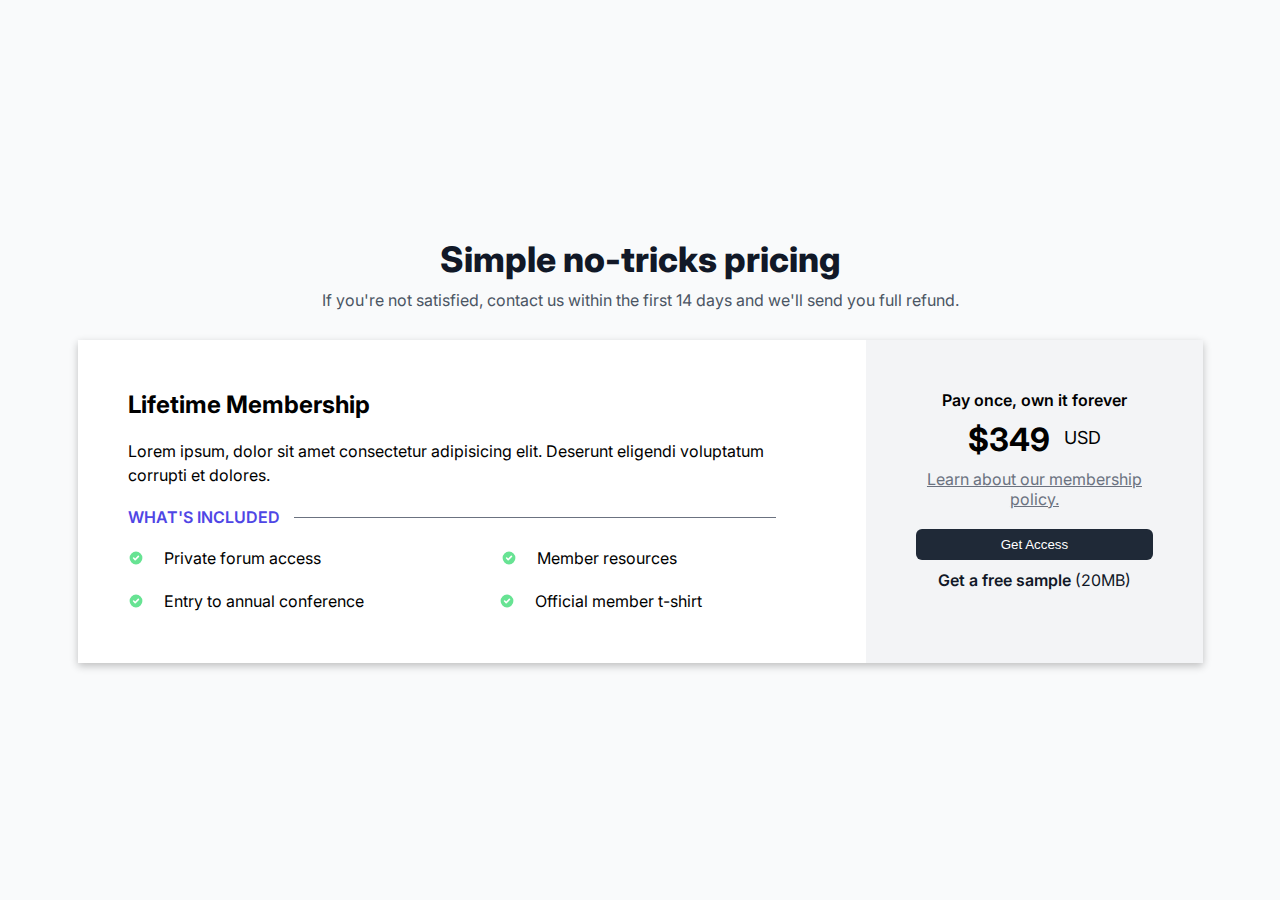
<file: index.html>
<!DOCTYPE html>
<html>
  <head>
    <title>Responsive Pricing Card</title>
    <meta charset="UTF-8" />
    <meta http-equiv="X-UA-Compatible" content="IE=edge" />
    <meta name="viewport" content="width=device-width, initial-scale=1.0" />
    <link rel="stylesheet" type="text/css" href="style.css" />
  </head>
  <body>
    <main>
      <h2 id="heading" class="text-center">Simple no-tricks pricing</h2>
      <p id="subheading" class="text-center">
        If you're not satisfied, contact us within the first 14 days and we'll
        send you full refund.
      </p>
      <div class="pricing-container">
        <div class="left">
          <h3>Lifetime Membership</h3>
          <p class="description">
            Lorem ipsum, dolor sit amet consectetur adipisicing elit. Deserunt
            eligendi voluptatum corrupti et dolores.
          </p>
          <div class="whats-included">
            <p id="whats-heading">WHAT'S INCLUDED</p>
            <hr />
            <div class="feature">
              <div class="feature-left">
                <div class="icon">
                  <svg
                    class="check-icon h-5 w-5 text-green-400"
                    xmlns="http://www.w3.org/2000/svg"
                    viewBox="0 0 20 20"
                    fill="currentColor"
                    aria-hidden="true"
                  >
                    <path
                      fill-rule="evenodd"
                      d="M10 18a8 8 0 100-16 8 8 0 000 16zm3.707-9.293a1 1 0 00-1.414-1.414L9 10.586 7.707 9.293a1 1 0 00-1.414 1.414l2 2a1 1 0 001.414 0l4-4z"
                      clip-rule="evenodd"
                    />
                  </svg>
                </div>
                <div class="feature-info">
                  <p>Private forum access</p>
                </div>
              </div>
              <div class="feature-right">
                <div class="icon">
                  <svg
                    class="check-icon h-5 w-5 text-green-400"
                    xmlns="http://www.w3.org/2000/svg"
                    viewBox="0 0 20 20"
                    fill="currentColor"
                    aria-hidden="true"
                  >
                    <path
                      fill-rule="evenodd"
                      d="M10 18a8 8 0 100-16 8 8 0 000 16zm3.707-9.293a1 1 0 00-1.414-1.414L9 10.586 7.707 9.293a1 1 0 00-1.414 1.414l2 2a1 1 0 001.414 0l4-4z"
                      clip-rule="evenodd"
                    />
                  </svg>
                </div>
                <div class="feature-info">
                  <p>Member resources</p>
                </div>
              </div>
            </div>
            <div class="feature-2">
              <div class="feature-left">
                <div class="icon">
                  <svg
                    class="check-icon h-5 w-5 text-green-400"
                    xmlns="http://www.w3.org/2000/svg"
                    viewBox="0 0 20 20"
                    fill="currentColor"
                    aria-hidden="true"
                  >
                    <path
                      fill-rule="evenodd"
                      d="M10 18a8 8 0 100-16 8 8 0 000 16zm3.707-9.293a1 1 0 00-1.414-1.414L9 10.586 7.707 9.293a1 1 0 00-1.414 1.414l2 2a1 1 0 001.414 0l4-4z"
                      clip-rule="evenodd"
                    />
                  </svg>
                </div>
                <div class="feature-info">
                  <p>Entry to annual conference</p>
                </div>
              </div>
              <div class="feature-right">
                <div class="icon">
                  <svg
                    class="check-icon h-5 w-5 text-green-400"
                    xmlns="http://www.w3.org/2000/svg"
                    viewBox="0 0 20 20"
                    fill="currentColor"
                    aria-hidden="true"
                  >
                    <path
                      fill-rule="evenodd"
                      d="M10 18a8 8 0 100-16 8 8 0 000 16zm3.707-9.293a1 1 0 00-1.414-1.414L9 10.586 7.707 9.293a1 1 0 00-1.414 1.414l2 2a1 1 0 001.414 0l4-4z"
                      clip-rule="evenodd"
                    />
                  </svg>
                </div>
                <div class="feature-info">
                  <p>Official member t-shirt</p>
                </div>
              </div>
            </div>
          </div>
        </div>
        <div class="right">
          <p class="mb-10 pay-title">Pay once, own it forever</p>
          <h1 id="price">$349</h1>
          <span id="currency"><sup>USD</sup></span>
          <p class="m-10">
            <a id="learn-more" href="#">Learn about our membership policy.</a>
          </p>
          <button id="get-access-btn">Get Access</button>
          <div id="sample">
            Get a free sample <span id="sample-size">(20MB)</span>
          </div>
        </div>
      </div>
    </main>
  </body>
</html>
</file>
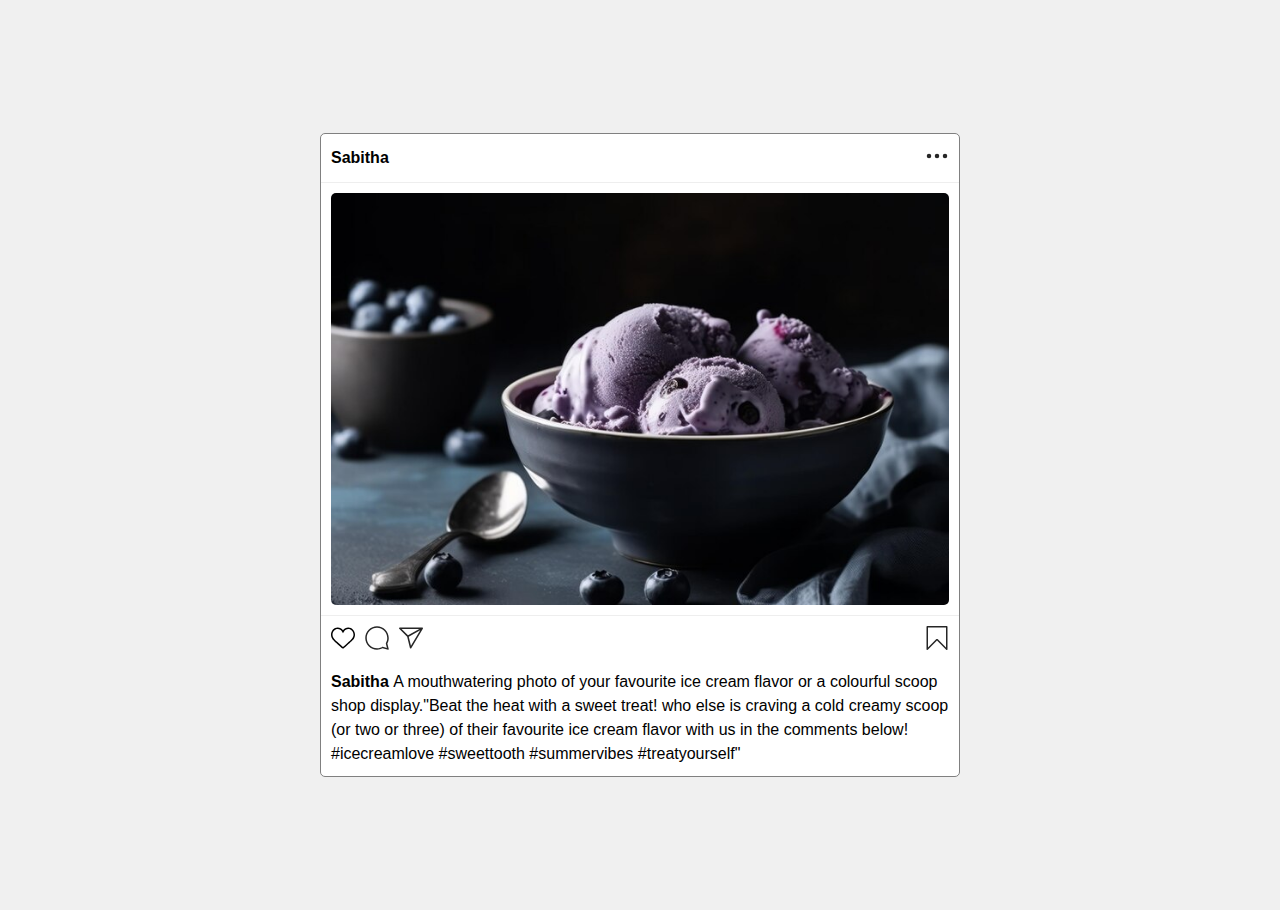
<file: Day -1 _Instagram_Post/index.html>
<!DOCTYPE html>
<html lang="en">
<head>
    <meta charset="UTF-8">
    <meta name="viewport" content="width=device-width, initial-scale=1.0">
    <title>Day-1_Instagram_Post</title>
    <link rel="stylesheet" href="index.css">
</head>
<body>
    <div class="main">
        <div class="post-container">
            <div id="header">
                <div id="name">Sabitha</div>
                    <div id="options">
                        <img src="./assets/options.svg" alt="">
                    </div>
                </div>
                <div id="image">
                    <img id="img-post" src="./assets/image4.jpg" alt="">
                </div>
                <div id="toolbar">
                    <section id="left">
                        <img src="./assets/like.svg" alt="">
                        <img src="./assets/comment.svg" alt="">
                        <img src="./assets/transfer.svg" alt="">
                    </section>
                    <section id="right">
                        <img src="./assets/bookmark.svg" alt="">
                    </section>
                </div>
                <div id="description">
                    <strong>Sabitha&nbsp;</strong>A mouthwatering photo of your favourite ice cream flavor or a colourful
                    scoop shop display."Beat the heat with a sweet treat! who else is craving a cold creamy scoop (or two or three)
                    of their favourite ice cream flavor with us in the comments below!
                    #icecreamlove #sweettooth #summervibes #treatyourself"
                    
                    
                </div>
        </div>
    </div>
</body>
</html>
</file>
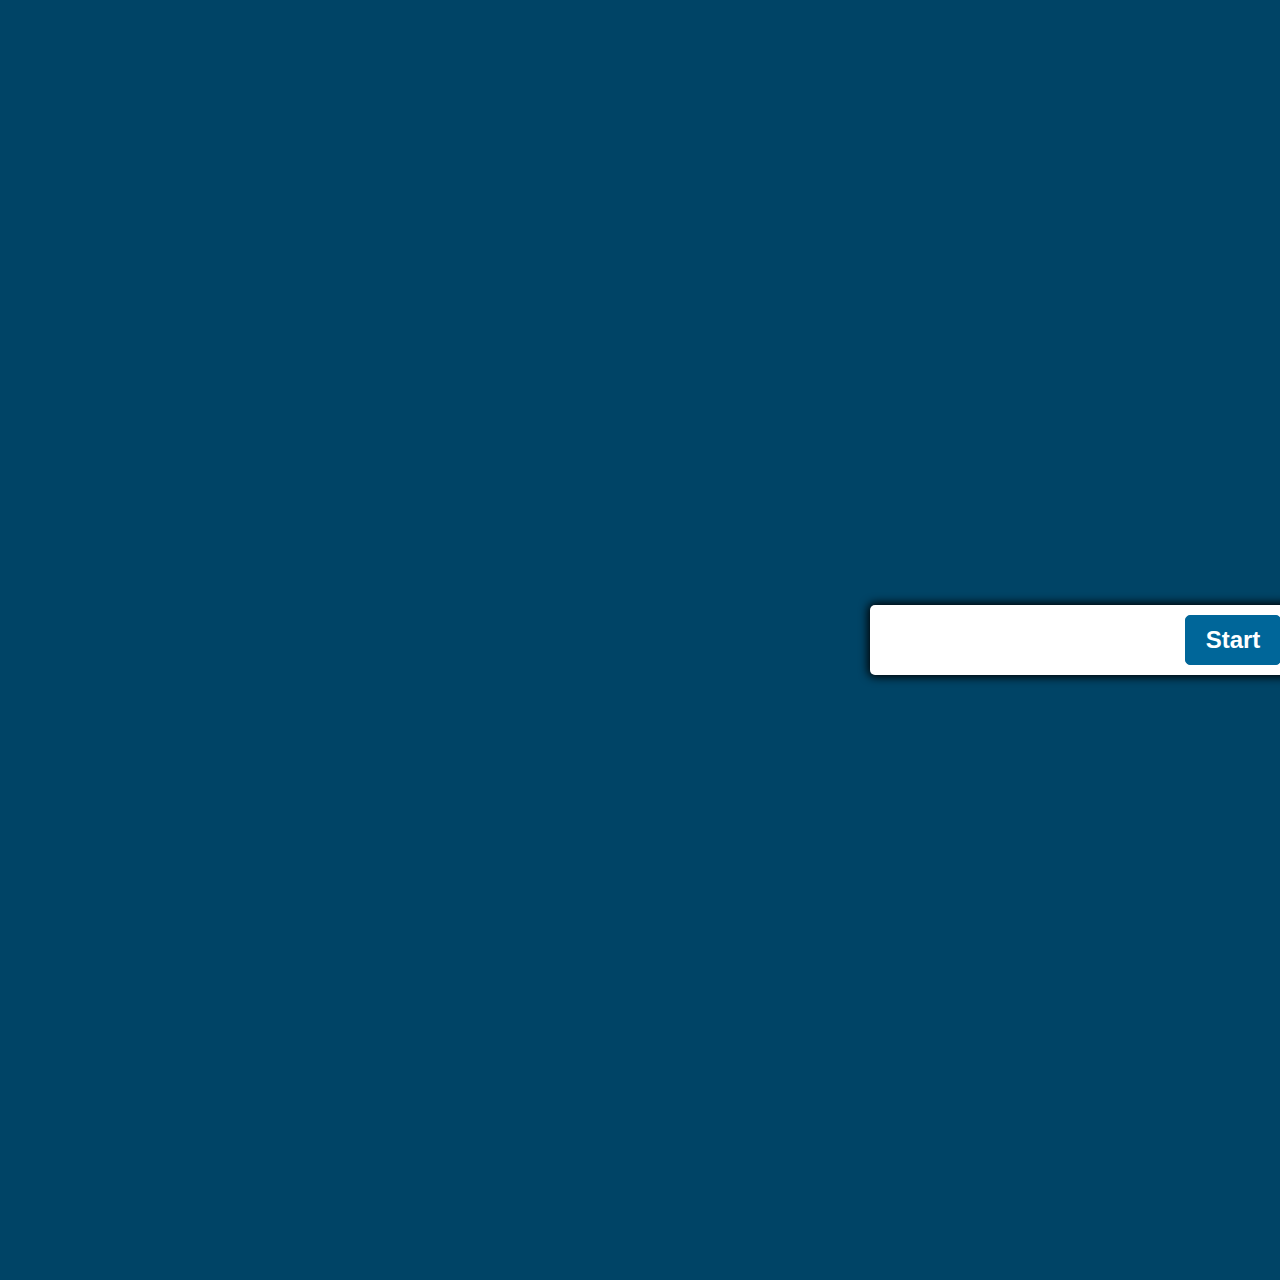
<file: Day-10_Quiz/index.html>
<!DOCTYPE html>
<html lang="en">

<head>
    <meta charset="UTF-8">
    <meta name="viewport" content="width=device-width, initial-scale=1.0">
    <title>HTML QUIZ APPLICATION</title>
    <link rel="stylesheet" href="style.css">
</head>

<body>
    <div class="container">
        <div id="question-container" class="hide">
            <div id="answer-buttons" class="btn-grid">
                <button class="btn">Answer 1</button>
                <button class="btn">Answer 2</button>
                <button class="btn">Answer 3</button>
                <button class="btn">Answer 4</button>
            </div>
        </div>
        <div class="controls">
            <button id="start-btn" class="start-btn btn">Start</button>
            <button id="next-btn" class="next-btn btn">Next</button>
        </div>

        <div class="score">
            <span id="right-answers"></span>
        </div>

        <script src="script.js"></script>
    </div>


</body>

</html>
</file>
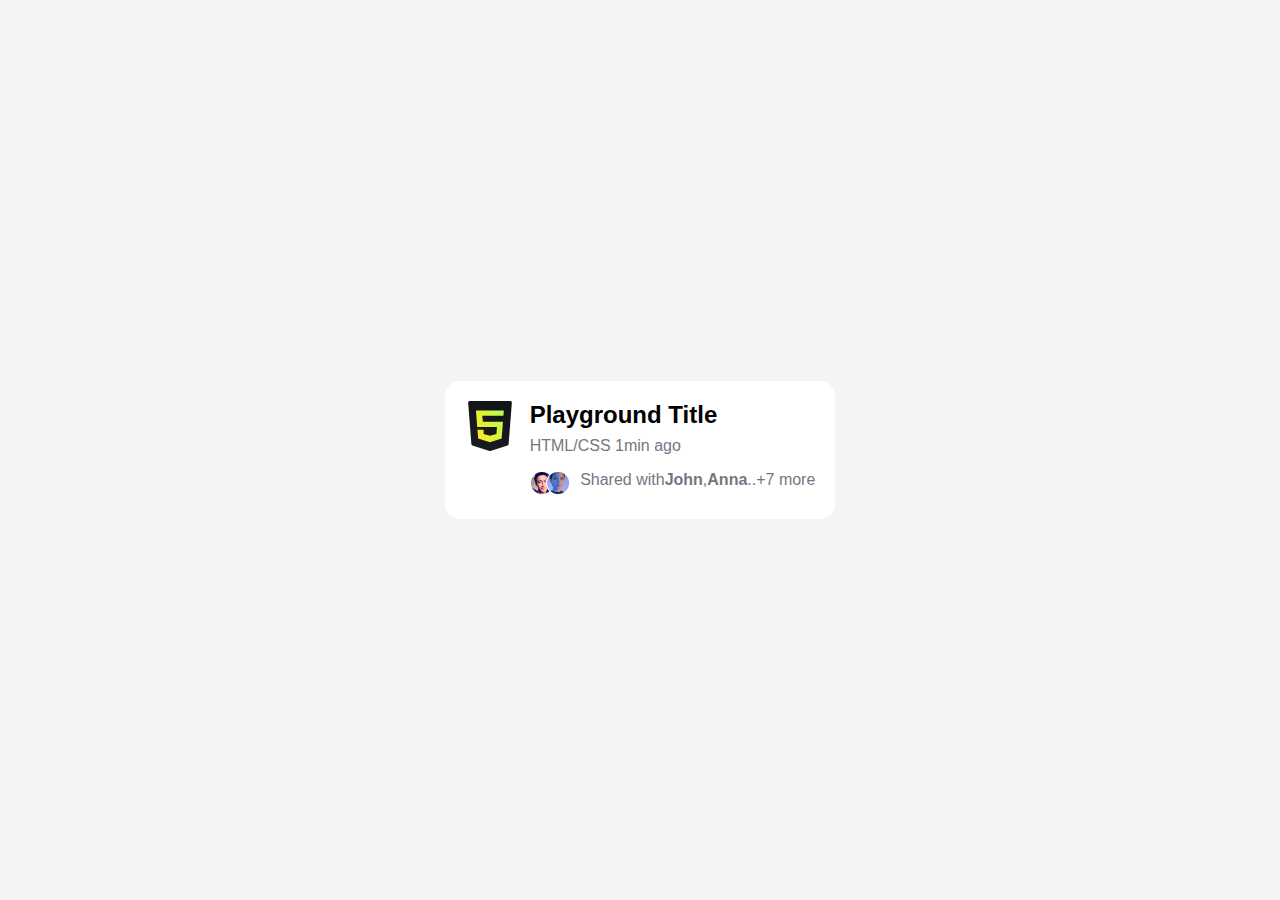
<file: Day-2_Playground_card/index.html>
<!DOCTYPE html>
<html lang="en">
<head>
    <meta charset="UTF-8">
    <meta name="viewport" content="width=device-width, initial-scale=1.0">
    <title>Day-2_Playground_card</title>
    <link rel="stylesheet" href="index.css">
</head>
<body>
    <main id="container">
        <section>
            <img id="html-logo" src="./assets/html.svg" alt="" />
        </section>
        <section id="details">
            <h2>Playground Title</h2>
            <p>HTML/CSS 1min ago</p>
            <div class="shared-info">
                <div  id="profiles">
                    <img id="profile-1" src="./assets/profile1.png" alt="">
                    <img  id="profile-2" src="./assets/profile2.png" alt="">    
                 </div>
                 <div id="profile-details">
                    Shared with<strong>John</strong>,<strong>Anna</strong>..+7 more
            </div>
        </div>
        </section>   
    </main>    
</body>
</html>
</file>
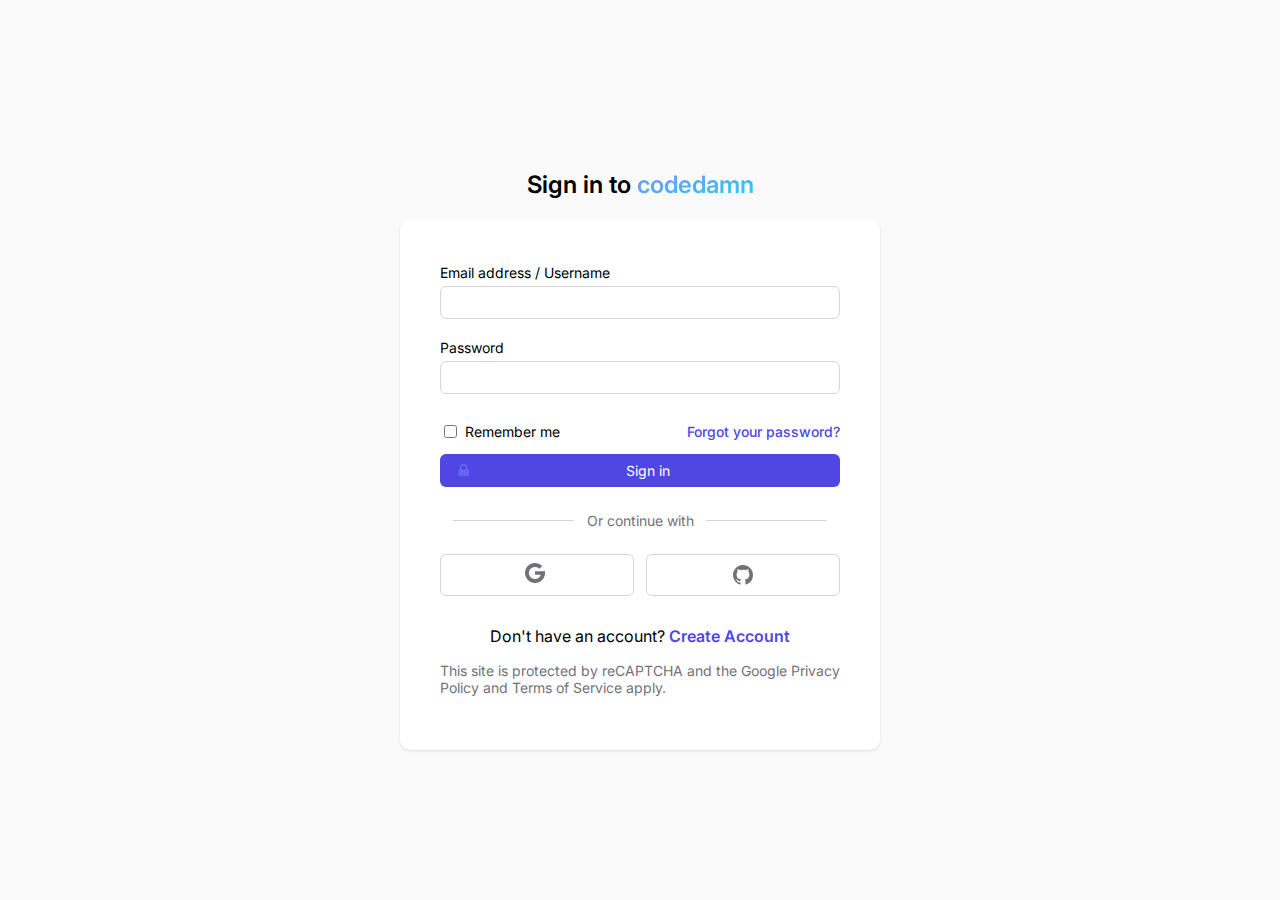
<file: Day-4_Login_Page/index.html>
<!DOCTYPE html>
<html>
  <head>
    <title>Login Page</title>
    <link rel="stylesheet" type="text/css" href="style.css" />
  </head>
  <body>
    <main>
      <h2>Sign in to <span id="title"> codedamn </span></h2>
      <div class="form-container">
        <form action="">
          <div class="form-group">
            <label for="username">Email address / Username</label>
            <input type="text" />
          </div>
          <div class="form-group">
            <label for="username">Password</label>
            <input type="password" />
          </div>
          <div class="forgot-pass">
            <div class="left">
              <input type="checkbox" name="" id="" />
              <label for="">Remember me</label>
            </div>
            <div class="right">
              <p>Forgot your password?</p>
            </div>
          </div>
          <div class="submit-group">
            <a href="#" id="submit-btn">
              <svg
                id="lock"
                class="h-5 w-5 text-indigo-500 group-hover:text-indigo-400"
                xmlns="http://www.w3.org/2000/svg"
                viewBox="0 0 20 20"
                fill="currentColor"
                aria-hidden="true"
              >
                <path
                  fill-rule="evenodd"
                  d="M5 9V7a5 5 0 0110 0v2a2 2 0 012 2v5a2 2 0 01-2 2H5a2 2 0 01-2-2v-5a2 2 0 012-2zm8-2v2H7V7a3 3 0 016 0z"
                  clip-rule="evenodd"
                ></path>
              </svg>
              <p type="submit" id="sign-in">Sign in</p>
            </a>
          </div>
          <div class="spacer">
            <hr />
            <p>Or continue with</p>
            <hr />
          </div>
          <div class="oauth-group">
            <a href="#" class="google">
              <svg
                class="h-6 w-6 oauth-logo"
                fill="currentColor"
                viewBox="0 0 24 24"
                aria-hidden="true"
              >
                <clipPath id="p.0">
                  <path
                    d="m0 0l20.0 0l0 20.0l-20.0 0l0 -20.0z"
                    clip-rule="nonzero"
                  ></path>
                </clipPath>
                <g clip-path="url(#p.0)">
                  <path
                    fill="currentColor"
                    fill-opacity="0.0"
                    d="m0 0l20.0 0l0 20.0l-20.0 0z"
                    fill-rule="evenodd"
                  ></path>
                  <path
                    fill="currentColor"
                    d="m19.850197 8.270351c0.8574047 4.880001 -1.987587 9.65214 -6.6881847 11.218641c-4.700598 1.5665016 -9.83958 -0.5449295 -12.08104 -4.963685c-2.2414603 -4.4187555 -0.909603 -9.81259 3.1310139 -12.6801605c4.040616 -2.867571 9.571754 -2.3443127 13.002944 1.2301085l-2.8127813 2.7000687l0 0c-2.0935059 -2.1808972 -5.468274 -2.500158 -7.933616 -0.75053835c-2.4653416 1.74962 -3.277961 5.040613 -1.9103565 7.7366734c1.3676047 2.6960592 4.5031037 3.9843292 7.3711267 3.0285425c2.868022 -0.95578575 4.6038647 -3.8674583 4.0807285 -6.844941z"
                    fill-rule="evenodd"
                  ></path>
                  <path
                    fill="currentColor"
                    d="m10.000263 8.268785l9.847767 0l0 3.496233l-9.847767 0z"
                    fill-rule="evenodd"
                  ></path>
                </g>
              </svg>
            </a>
            <a href="#" class="github">
              <svg
                class="h-6 w-6 oauth-logo"
                fill="currentColor"
                viewBox="0 0 24 24"
                aria-hidden="true"
              >
                <path
                  fill-rule="evenodd"
                  d="M12 2C6.477 2 2 6.484 2 12.017c0 4.425 2.865 8.18 6.839 9.504.5.092.682-.217.682-.483 0-.237-.008-.868-.013-1.703-2.782.605-3.369-1.343-3.369-1.343-.454-1.158-1.11-1.466-1.11-1.466-.908-.62.069-.608.069-.608 1.003.07 1.531 1.032 1.531 1.032.892 1.53 2.341 1.088 2.91.832.092-.647.35-1.088.636-1.338-2.22-.253-4.555-1.113-4.555-4.951 0-1.093.39-1.988 1.029-2.688-.103-.253-.446-1.272.098-2.65 0 0 .84-.27 2.75 1.026A9.564 9.564 0 0112 6.844c.85.004 1.705.115 2.504.337 1.909-1.296 2.747-1.027 2.747-1.027.546 1.379.202 2.398.1 2.651.64.7 1.028 1.595 1.028 2.688 0 3.848-2.339 4.695-4.566 4.943.359.309.678.92.678 1.855 0 1.338-.012 2.419-.012 2.747 0 .268.18.58.688.482A10.019 10.019 0 0022 12.017C22 6.484 17.522 2 12 2z"
                  clip-rule="evenodd"
                ></path>
              </svg>
            </a>
          </div>
          <div class="create-acc-group">
            <p>
              Don't have an account? <span><a href="">Create Account</a></span>
            </p>
          </div>
          <div class="recapcha-group">
            <p>
              This site is protected by reCAPTCHA and the Google Privacy Policy
              and Terms of Service apply.
            </p>
          </div>
        </form>
      </div>
    </main>
  </body>
</html>
</file>
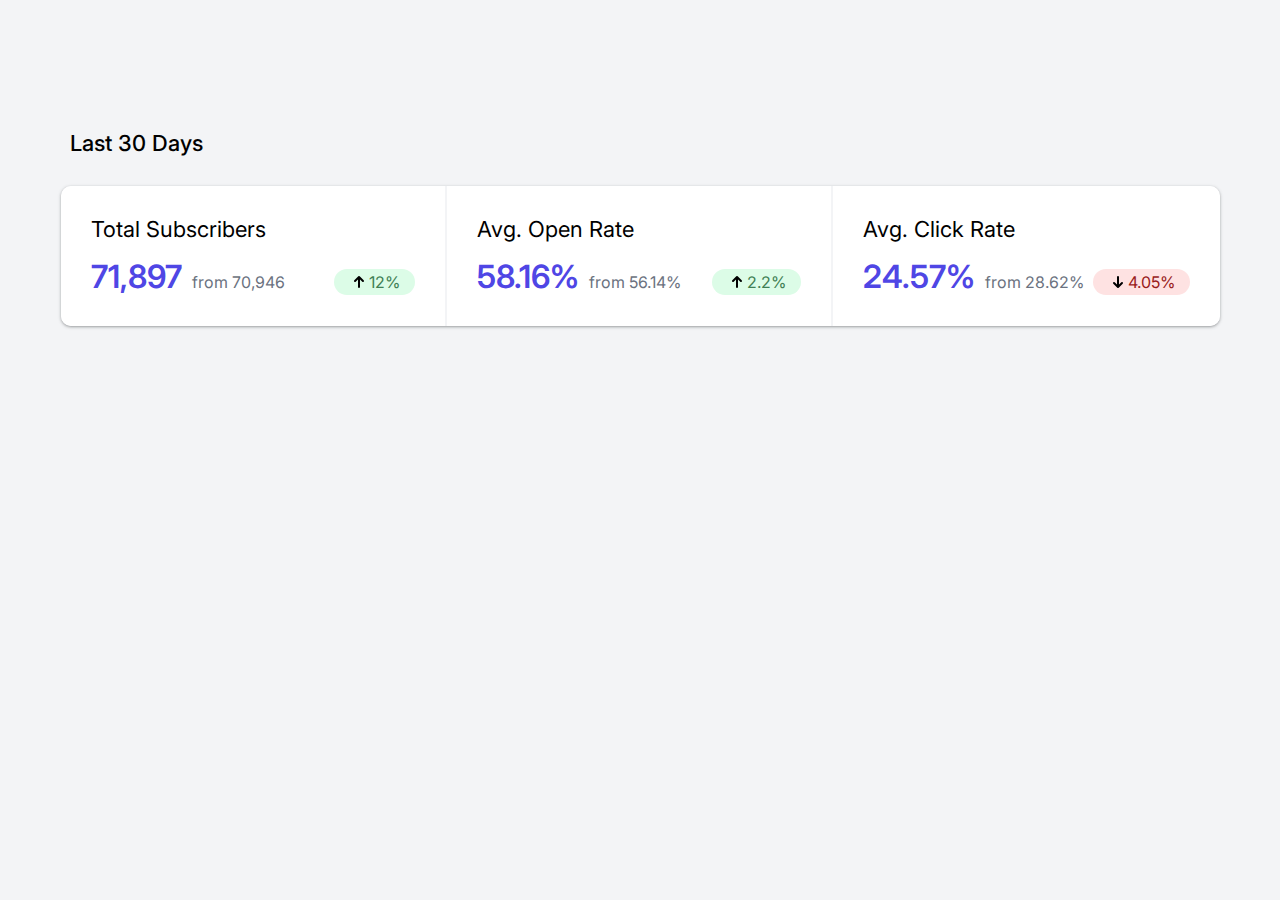
<file: Day-6_stats_card/index.html>
<!DOCTYPE html>
<html lang="en">
<head>
    <meta charset="UTF-8" />
    <meta http-equiv="X-UA-Compatible" content="IE=edge" />
    <meta name="viewport" content="width=device-width, initial-scale=1.0" />
    <title>Stats Card Challenge</title>
    <link rel="stylesheet"href="style.css" />
</head>
<body>
    <main>
        <p class="stat-period">Last 30 Days</p>
        <div class="stats-card-container">
            <section class="section" id="left">
                <div>
                    <p class="section-title">Total Subscribers</p>
                </div>
                <div class="section-stats">
                    <div class="stat-left">
                        <h2 class="stat-count">71,897</h2>
                        <p class="stat-prev">from 70,946</p>
                    </div>
                    <div class="stat-right">
                        <div class="chip green-chip">
                            <svg xmlns="http://www.w3.org/2000/svg" viewBox="0 0 20 20" fill="currentColor" aria-hidden="true">
                                <path fill-rule="evenodd" d="M5.293 9.707a1 1 0 010-1.414l4-4a1 1 0 011.414 0l4 4a1 1 0 01-1.414 1.414L11 7.414V15a1 1 0 11-2 0V7.414L6.707 9.707a1 1 0 01-1.414 0z" clip-rule="evenodd"/>
                            </svg>
                            <p class="chip-count green-text">12%</p>
                        </div>
                    </div>
                </div>
            </section>
            <section class="section" id="middle">
                <div>
                    <p class="section-title">Avg. Open Rate</p>
                </div>
                <div class="section-stats">
                    <div class="stat-left">
                        <h2 class="stat-count">58.16%</h2>
                        <p class="stat-prev">from 56.14%</p>
                    </div>
                    <div class="stat-right">
                        <div class="chip green-chip">
                            <svg xmlns="http://www.w3.org/2000/svg" viewBox="0 0 20 20" fill="currentColor" aria-hidden="true">
                                <path fill-rule="evenodd" d="M5.293 9.707a1 1 0 010-1.414l4-4a1 1 0 011.414 0l4 4a1 1 0 01-1.414 1.414L11 7.414V15a1 1 0 11-2 0V7.414L6.707 9.707a1 1 0 01-1.414 0z" clip-rule="evenodd"/>
                            </svg>
                            <p class="chip-count green-text">2.2%</p>
                        </div>
                    </div>
                </div>
            </section>
            <section class="section" id="right">
                <div>
                    <p class="section-title">Avg. Click Rate</p>
                </div>
                <div class="section-stats">
                    <div class="stat-left">
                        <h2 class="stat-count">24.57%</h2>
                        <p class="stat-prev">from 28.62%</p>
                    </div>
                    <div class="stat-right">
                        <div class="chip red-chip">
                            <svg xmlns="http://www.w3.org/2000/svg" viewBox="0 0 20 20" fill="currentColor" aria-hidden="true">
                                <path fill-rule="evenodd" d="M14.707 10.293a1 1 0 010 1.414l-4 4a1 1 0 01-1.414 0l-4-4a1 1 0 111.414-1.414L9 12.586V5a1 1 0 012 0v7.586l2.293-2.293a1 1 0 011.414 0z" clip-rule="evenodd"/>
                            </svg>
                            <p class="chip-count red-text">4.05%</p>
                        </div>
                    </div>
                </div>
            </section>
        </div>
    </main>
</body>
</html>
</file>
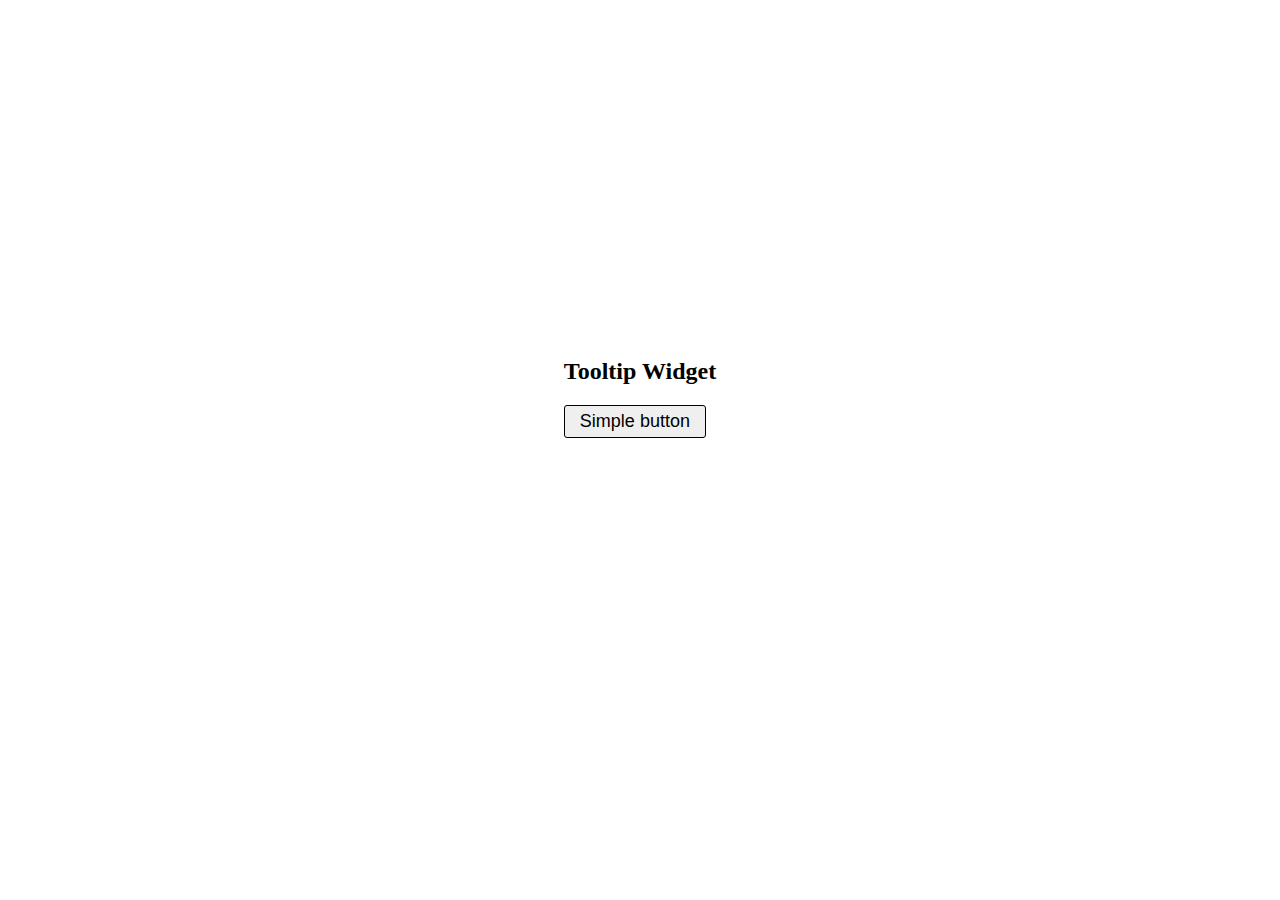
<file: Day-9_ToolTip_challenge/index.html>
<!DOCTYPE html>
<html lang="en">
<head>
    <meta charset="UTF-8">
    <meta name="viewport" content="width=device-width, initial-scale=1.0">
    <title>Tool_Tip_Challenge</title>
    <link rel="stylesheet" href="style.css">
</head>
<body>
    <main>
        <h2>Tooltip Widget</h2>
        <button id="button">Simple button</button>
        <span class="tool-tip-text">This is a simple tooltip</span>
    </main>    
</body>
</html>
</file>
<file: style.css>
@import url("https://fonts.googleapis.com/css2?family=Inter:wght@400;500;600;700;800&display=swap");

:root {
  --heading-color: #111827;
  --sub-heading-color: #4b5563;
  --bg-color: #f9fafb;
  --card-right: #f3f4f6;
  --text-color: #6b7280;
  --line-color: #e5e7eb;
  --text-2-color: #4f46e5;
  --btn-color: #1f2937;
  --icon-color: #67e393;
}
* {
  margin: 0;
  padding: 0;
  box-sizing: border-box;
}
body {
  font-family: "Inter", sans-serif;
  display: grid;
  place-items: center;
  height: 100vh;
  background-color: var(--bg-color);
}
/* main{
    margin: 30px;
} */
#heading {
  font-weight: 800;
  font-size: 2.2rem;
  margin-bottom: 10px;
  color: var(--heading-color);
}
#subheading {
  margin-bottom: 30px;
  color: var(--sub-heading-color);
}
.text-center {
  text-align: center;
}
.pricing-container {
  display: flex;
  box-shadow: rgba(0, 0, 0, 0.24) 0px 3px 8px;
  width: max(700px, 90%);
  margin-inline: auto;
}
.pricing-container h3 {
  font-size: 24px;
  font-weight: 700;
  margin-bottom: 20px;
}
.left {
  background-color: #ffffff;
  padding: 50px;
}
.description {
  /* width: 600px; */
  line-height: 1.5;
}
.whats-included {
  margin-top: 20px;
}
#whats-heading {
  display: inline-block;
  color: var(--text-2-color);
  font-weight: 600;
  margin-right: 10px;
}

hr {
  display: inline-block;
  width: 70%;
  border-top: 1px solid var(--text-color);
  border-right: none;
  border-bottom: none;
  border-left: none;
  margin-bottom: 5px;
}
.feature {
  display: flex;
  align-items: center;
  gap: 180px;
  margin-top: 20px;
}
.feature-2 {
  display: flex;
  align-items: center;
  gap: 135px;
  margin-top: 20px;
}
.feature-left {
  display: flex;
  gap: 20px;
  align-items: center;
}
.feature-right {
  display: flex;
  gap: 20px;
  align-items: center;
}
.check-icon {
  height: 16px;
  width: 16px;
  color: var(--icon-color);
  margin-top: 3px;
}

.right {
  background-color: var(--card-right);
  padding: 50px;
  text-align: center;
}
.pay-title {
  font-weight: 600;
}
#price {
  display: inline-block;
}
.mb-10 {
  margin-bottom: 10px;
}
sup {
  font-size: 18px;
  margin-left: 10px;
}
.m-10 {
  margin-top: 10px;
  margin-bottom: 10px;
}
#learn-more {
  color: var(--text-color);
}
#get-access-btn {
  background-color: var(--btn-color);
  color: white;
  text-decoration: none;
  padding: 8px 20px;
  margin-top: 10px;
  border-radius: 6px;
  width: 100%;
  outline: transparent;
  border: transparent;
  cursor: pointer;
}
#sample {
  color: var(--heading-color);
  font-weight: 600;
  margin-top: 10px;
  text-decoration: none !important;
}
#sample-size {
  font-weight: 400;
}
@media only screen and (max-width: 600px) {
  body {
    padding: 30px;
  }
  .pricing-container {
    flex-direction: column;
    width: 100%;
    margin-bottom: 30px;
  }
  .left {
    padding: 20px;
  }
  .right {
    padding: 20px;
  }
  .description {
    width: 100%;
  }
  .feature {
    flex-direction: column;
    gap: 15px;
    align-items: flex-start;
  }
  .feature-2 {
    flex-direction: column;
    gap: 15px;
    align-items: flex-start;
    margin-top: 15px;
  }
  hr {
    width: 67%;
  }
}
</file>
<file: Day -1 _Instagram_Post/index.css>
* {
    box-sizing: border-box;
    margin: 0;
    padding: 0;
}

html {
    font-family: "Cabin", sans-serif;
}

body {
    display: flex;
    justify-content: center;
    align-items: center;
    min-height: 100vh;
    margin: 5px;
    background-color: #f0f0f0; 
}

.main {
    max-width: 640px;
    border: 1px solid grey;
    border-radius: 5px; 
    background-color: #fff; 
    overflow: hidden; 
}

.post-container {
    display: flex;
    flex-direction: column;
}

#header {
    display: flex;
    justify-content: space-between;
    align-items: center;
    padding: 10px;
    border-bottom: 1px solid #eee;
}

#name {
    font-weight: bold;
    font-size: 16px; 
}

#options img {
    width: 24px; 
    height: 24px;
}

#image {
    display: flex;
    justify-content: center;
    padding: 10px;
}

#img-post {
    max-width: 100%;
    height: auto; 
    border-radius: 5px; 
}

#toolbar {
    display: flex;
    justify-content: space-between;
    padding: 10px;
    border-top: 1px solid #eee; 
}

#left, #right {
    display: flex;
    align-items: center;
}

#left img, #right img {
    width: 24px; 
    height: 24px;
    margin-right: 10px; 
}

#right img {
    margin-right: 0; 
}

#description {
    padding: 10px;
    line-height: 1.5; 
}

#description strong {
    font-weight: bold;
}

#description span {
    color: #555; 
}
</file>
<file: Day-10_Quiz/style.css>
:root{
    --hue-neutral: 200;
    --hue-wrong: 0;
    --hue-correct: 145;
}

body{
    --hue: var(--hue-neutral);
    padding:0;
    margin:0;
    display: flex;
    width:200vw;
    height:100vw;
    justify-content: center;
    align-items:center;
    background-color: hsl(var(--hue),100%,20%);
}

body.correct{
    --hue: var(--hue-correct)
}

body.wrong{
    --hue: var(--hue-wrong) 
}

.container{
    width: 800px;
    max-width: 80%;
    background-color: white;
    border-radius:5px;
    padding:10px;
    box-shadow: 0 0 10px 2px;
}

.btn-grid{
    display:grid;
    grid-template-columns: repeat(2,auto);
    gap: 10px;
    margin: 20px 0;
}

.btn{
    --hue: var(--hue-neutral);
    border: 1px solid hsl(var(--hue),100%, 30%);
    background-color: hsl(var(--hue),100%, 30%);
    border-radius: 5px;
    padding:5px 10px;
    color: white;
    outline: none;
    cursor:pointer;
}

.btn:hover{
    border-color: black;
}

.start-btn,
.next-btn{
    font-size: 1.5rem;
    font-weight: bold;
    padding: 10px 20px;
    cursor: pointer;    
}

.controls{
    display:flex;
    justify-content: center;
    align-items: center;
}
.hide{
    display:none;
}
</file>
<file: Day-2_Playground_card/index.css>
:root{
    --body-color:#f4f4f5;
    --bg-color:#ffffff;
}
body{
    font-family:"poppins", sans-serif;
    padding:0;
    margin:0;
    box-sizing: border-box;
    place-items: center;
    background-color: var(--body-color);
    display:grid;
    height:100vh;
}
#container{
    background-color: var(--bg-color);
    display:flex;
    gap:15px;
    padding:20px;
    border-radius: 15px;
}
#html-logo{
    height:50px;
}
#details h2{
    margin:0;
    font-weight: 600;
}
#details p{
    margin-top: 8px;
    color: #76767f; 
}
.shared-info{
    display:flex;
    gap:10px;
}
#profile-2{
    margin-left: -12px;
}
#profile-details{
    color:#76767f;
}
</file>
<file: Day-4_Login_Page/style.css>
@import url("https://fonts.googleapis.com/css2?family=Inter:wght@400;500;700;600;&display=swap");

:root {
  --body-color: #fafafa;
  --form-bg: #ffffff;
  --btn-color: #5046e4;
  --text-color: rgb(113 113 122/1);
  --border-color: rgb(212 212 216/1);
}
body {
  margin: 0;
  padding: 0;
  box-sizing: border-box;
  font-family: "Inter", sans-serif;
  display: grid;
  place-items: center;
  height: 100vh;
  background-color: var(--body-color);
  padding: 20px;
}

h2 {
  font-weight: 600;
  font-family: "Inter", sans-serif;
}

#title {
  background-image: linear-gradient(to bottom right, #818cf8, #22d3ee);
  /* background-clip: text; */
  -webkit-text-fill-color: transparent;
  -webkit-background-clip: text;
  background-color: #818cf8;
  color: transparent;
  text-align: center;
}
main {
  width: 100%;
}
main h2 {
  text-align: center;
}
.form-container {
  background-color: var(--form-bg);
  padding: 40px;
  border-radius: 10px;
  box-shadow: 0 1px 3px 0 rgba(0, 0, 0, 0.1), 0 1px 2px -1px rgba(0, 0, 0, 0.1);
  margin-inline: auto;
  width: min(400px, 90%);
}
.form-group {
  display: flex;
  flex-direction: column;
  margin-bottom: 15px;
}
label {
  font-family: "Inter", sans-serif;
  font-size: 14px;
  margin: 5px 0;
}
input[type="text"],
input[type="password"] {
  outline: transparent;
  padding: 8px 12px;
  border: 1px solid var(--border-color);
  border-radius: 6px;
}
.forgot-pass {
  display: flex;
  justify-content: space-between;
  align-items: center;
}
.left {
  display: flex;
  align-items: center;
  gap: 5px;
}
input[type="checkbox"] {
  border: 2px solid red;
}
.right p {
  font-size: 14px;
  font-weight: 500;
  color: var(--btn-color);
  font-family: "Inter", sans-serif;
}
.submit-group {
  padding: 8px 16px;
  background-color: var(--btn-color);
  border-radius: 6px;
  margin-bottom: 25px;
}
#submit-btn {
  display: flex;
  align-items: center;
}
a {
  text-decoration: none;
}
#sign-in {
  text-align: center;
  width: 100%;
  color: white;
  font-size: 14px;
  margin: 0;
}
#lock {
  height: 16px;
}
.text-indigo-500 {
  color: rgb(99 102 241/1);
}
.spacer {
  display: flex;
  margin-bottom: 25px;
}
.spacer p {
  padding: 0;
  margin: 0;
  font-size: 14px;
  color: var(--text-color);
}
hr {
  width: 30%;
  border-top: 1px solid var(--border-color);
  border-bottom: none;
  border-left: none;
  border-radius: none;
}
.oauth-group {
  display: flex;
  align-items: center;
  justify-content: center;
  gap: 0.75rem;
  margin-bottom: 30px;
}
.oauth-group a {
  border: 1px solid var(--border-color);
  outline: transparent;
  padding: 8px 16px;
  width: 100%;
  border-radius: 6px;
  color: var(--text-color);
  display: flex;
  justify-content: center;
  align-items: center;
}
.oauth-logo {
  height: 24px;
  width: 24px;
}
.create-acc-group{
  margin-bottom: 15px;
}
.create-acc-group p {
  text-align: center;
}
.create-acc-group a{
  color: var(--btn-color);
  font-weight: 600;
}
.recapcha-group p{
  color: var(--text-color);
  font-size: 14px;
}
</file>
<file: Day-6_stats_card/style.css>
@import url("https://fonts.googleapis.com/css2?family=Inter:wght@400;500;700;600;&display=swap");

body {
    font-family: "Inter", sans-serif;
    height: 100vh;
    background-color: var(--bg-color);
    padding: 30px;
}

* {
    margin: 0;
    padding: 0;
    box-sizing: border-box;
}

:root {
    --heading-color: #111827;
    --bg-color: #f3f4f6;
    --text-color: #6b7280;
    --percentage-color: #4f46e5;
    --green-chip-bg: #dcfce7;
    --green-arrow: #22c55d;
    --green-text: #407f54;
    --red-chip-bg: #fee2e2;
    --red-arrow: #ef4444;
    --red-text: #991b1b;
}

main {
    margin-top: 100px;
    margin-inline: auto;
}

.stat-period {
    font-size: 22px;
    font-weight: 500;
    margin-inline: auto;
    padding-left: 40px;
}

.stats-card-container {
    display: flex;
    border-radius: 10px;
    box-shadow: rgba(60, 64, 67, 0.3) 0px 1px 2px 0px,
                rgba(60, 64, 67, 0.15) 0px 1px 3px 1px;
    margin-top: 30px;
    width: min(1400px, 95%);
    margin-inline: auto;
}

.section {
    background-color: #ffffff;
    padding: 30px;
    border-right: 2px solid var(--bg-color);
    width: 466px;
}

.section-title {
    font-size: 22px;
    font-weight: 400;
    margin-bottom: 15px;
}

.section:first-child {
    border-top-left-radius: 10px;
    border-bottom-left-radius: 10px;
}

.section:last-child {
    border-right: none;
    border-top-right-radius: 10px;
    border-bottom-right-radius: 10px;
}

.section-stats {
    display: flex;
    align-items: center;
    justify-content: space-between;
}

.stat-left {
    display: flex;
    align-items: center;
    gap: 10px;
}

.stat-count {
    color: var(--percentage-color);
    font-weight: 600;
    font-size: 2rem;
}

.stat-prev {
    margin-bottom: -10px;
    color: var(--text-color);
}

.stat-right {
    margin-bottom: -10px;
}

.chip {
    border-radius: 30px;
    padding: 3px 15px;
    display: flex;
    align-items: center;
    justify-content: center;
}

.green-text {
    color: var(--green-text);
}

.green-arrow {
    color: var(--green-arrow);
}

.green-chip {
    background-color: var(--green-chip-bg);
}

.red-text {
    color: var(--red-text);
}

.red-arrow {
    color: var(--red-arrow);
}

.red-chip {
    background-color: var(--red-chip-bg);
}

svg {
    height: 20px;
    width: 20px;
}

@media only screen and (max-width: 600px) {
    main {
        margin-top: 0;
    }
    .stat-period {
        padding-left: 10px;
    }
    .stats-card-container {
        flex-direction: column;
    }
    .section {
        border-right: none;
        border-bottom: 2px solid var(--bg-color);
        width: 100%;
    }
    .section:first-child {
        border-top-left-radius: 10px;
        border-top-right-radius: 10px;
        border-bottom-left-radius: 0px;
    }
    .section:last-child {
        border-bottom-right-radius: 10px;
        border-bottom-left-radius: 10px;
        border-top-right-radius: 0;
    }
    .section-stats:first-child {
        gap: 50px;
    }
}
</file>
<file: Day-9_ToolTip_challenge/style.css>
:root{
    --tool-tip-background: lightgray;
    --tool-tip-border: darkgrey;
    --text-color: black;
}

body{
    font-family:'Times New Roman', Times, serif;
    display:grid;
    place-items: center;
    height: 90vh;
}

*{
    margin: 0;
    padding:0;
    box-sizing: border-box;
}

main h2{
    margin-bottom:20px;
}

#button{
  display: block;
  padding: 5px 15px;
  font-size: 18px;
  outline: transparent;
  color: black;
  border-radius: 3px;
  border: 1px solid black;
  margin-bottom: 15px;
  cursor: pointer;
}
.tool-tip-text {
    display: block;
    position: absolute;
    margin-left: 60px;
    border: 1px solid var(--tool-tip-border);
    background-color: var(--tool-tip-background);
    color: var(--text-color);
    padding: 5px 20px;
    border-radius: 5px;
    visibility: hidden;
    z-index: 2;
  }

.tool-tip-text::before {
    content: "";
    background-color: var(--tool-tip-border);
    padding: 5px;
    position:absolute;
    transform: rotate(45deg);
    z-index: 1;
    top: -6.5px;
    left: 7px;
    border-left: 1px solid var(--tool-tip-border);
    border-top: 1px solid var(--tool-tip-border);
}

#button:hover + .tool-tip-text{
    cursor: pointer;
    visibility: visible;
}
</file>
